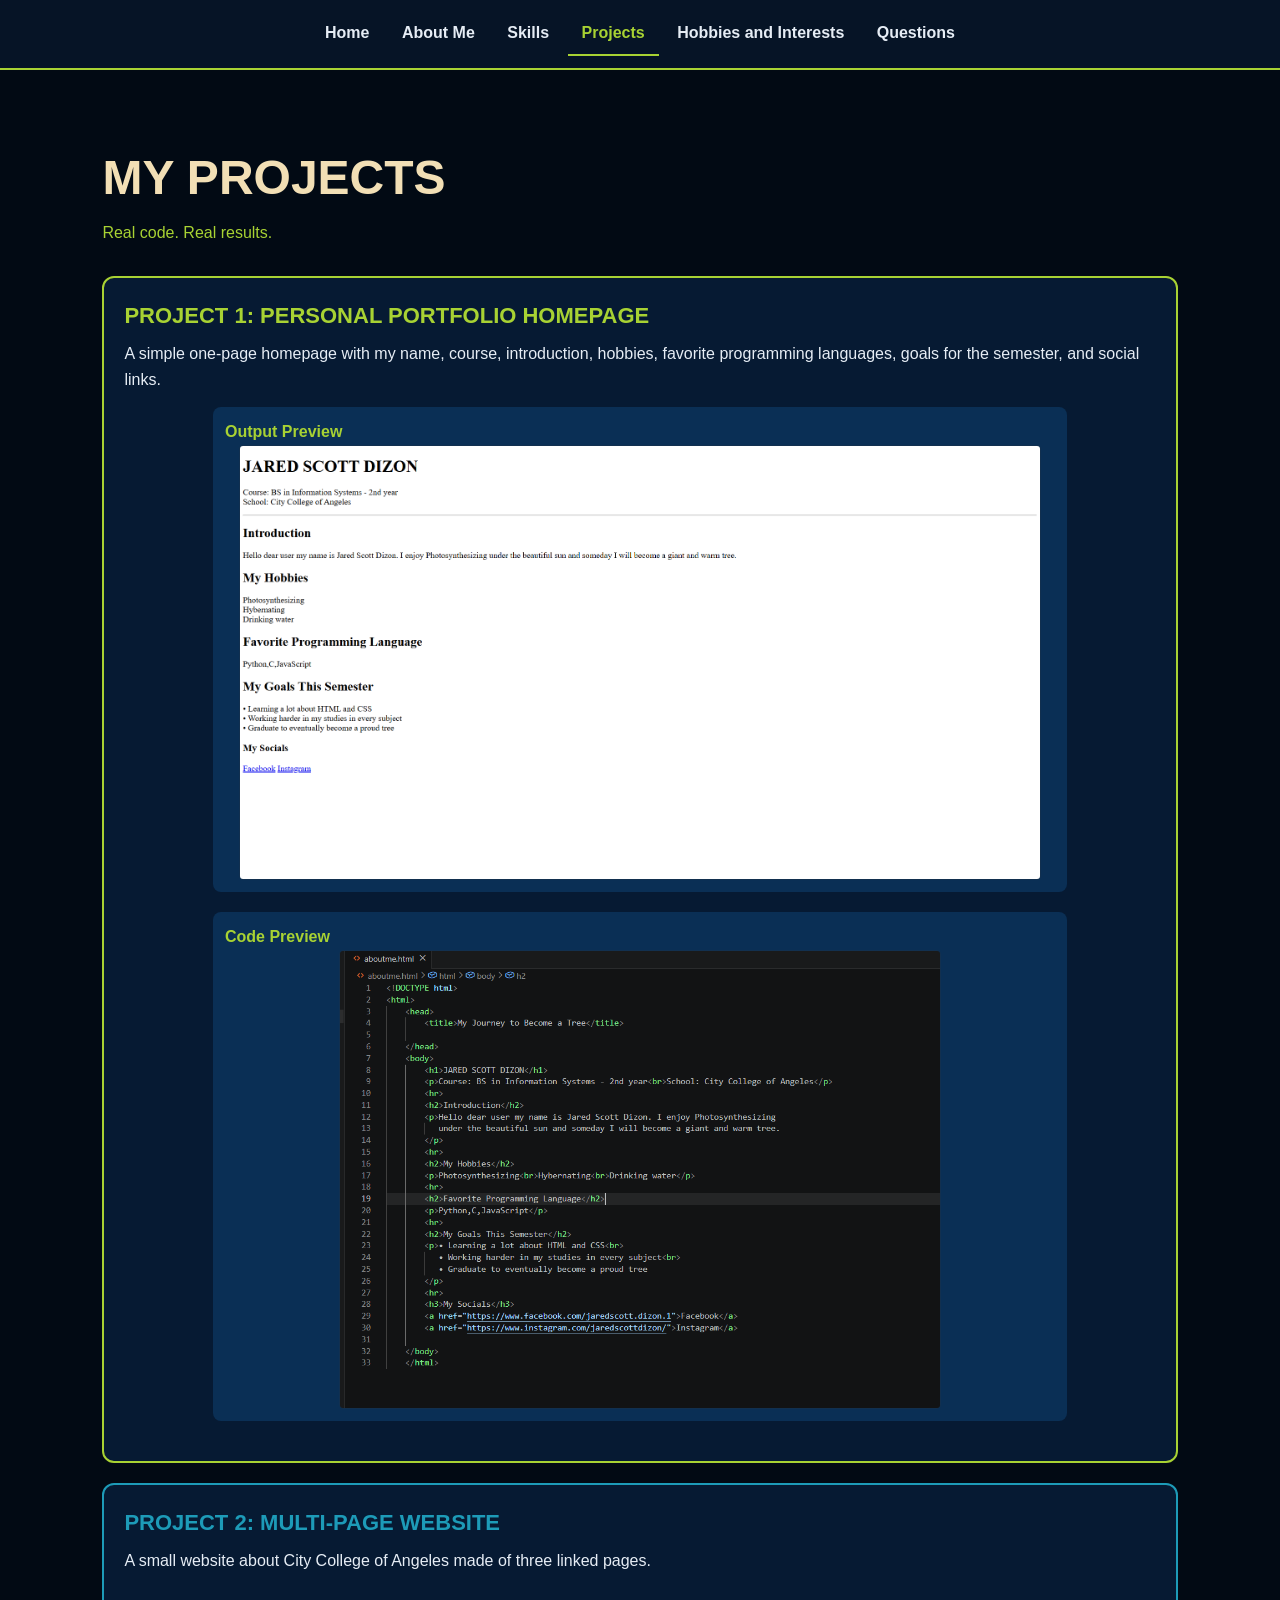
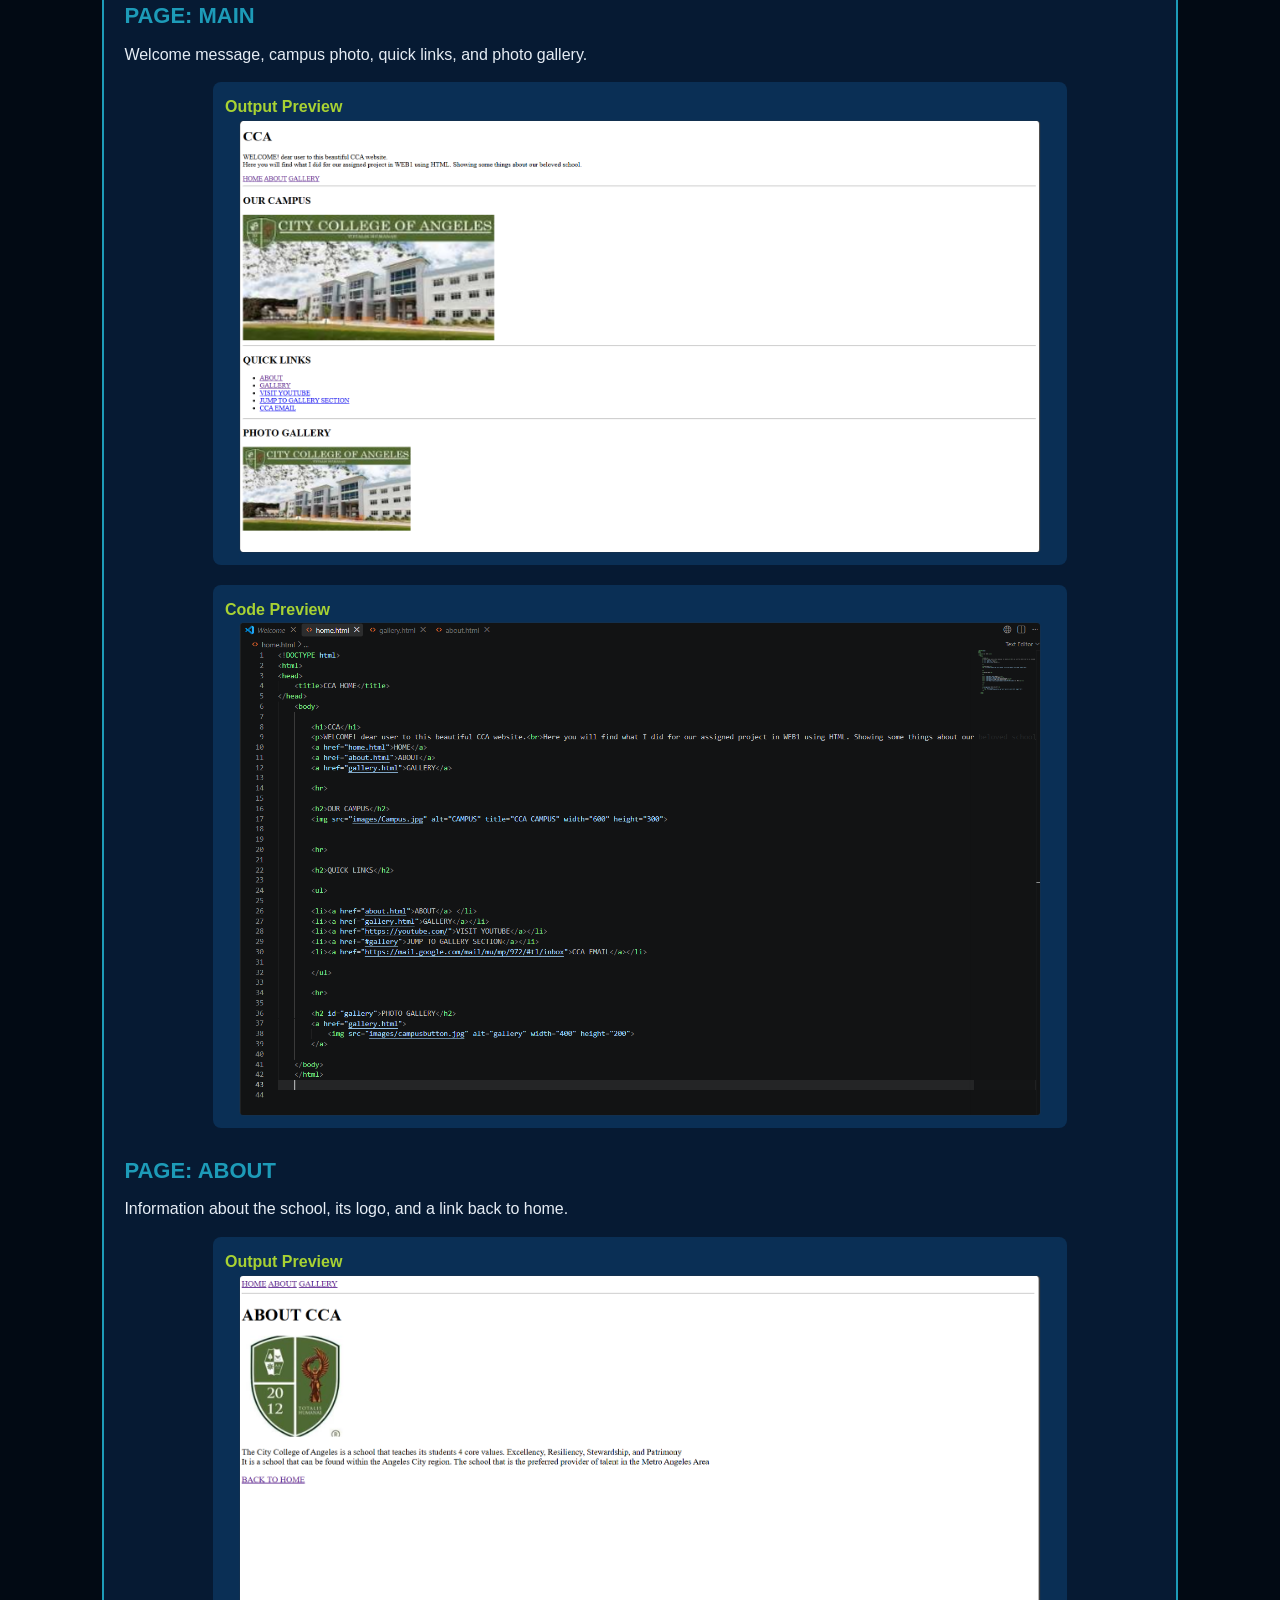
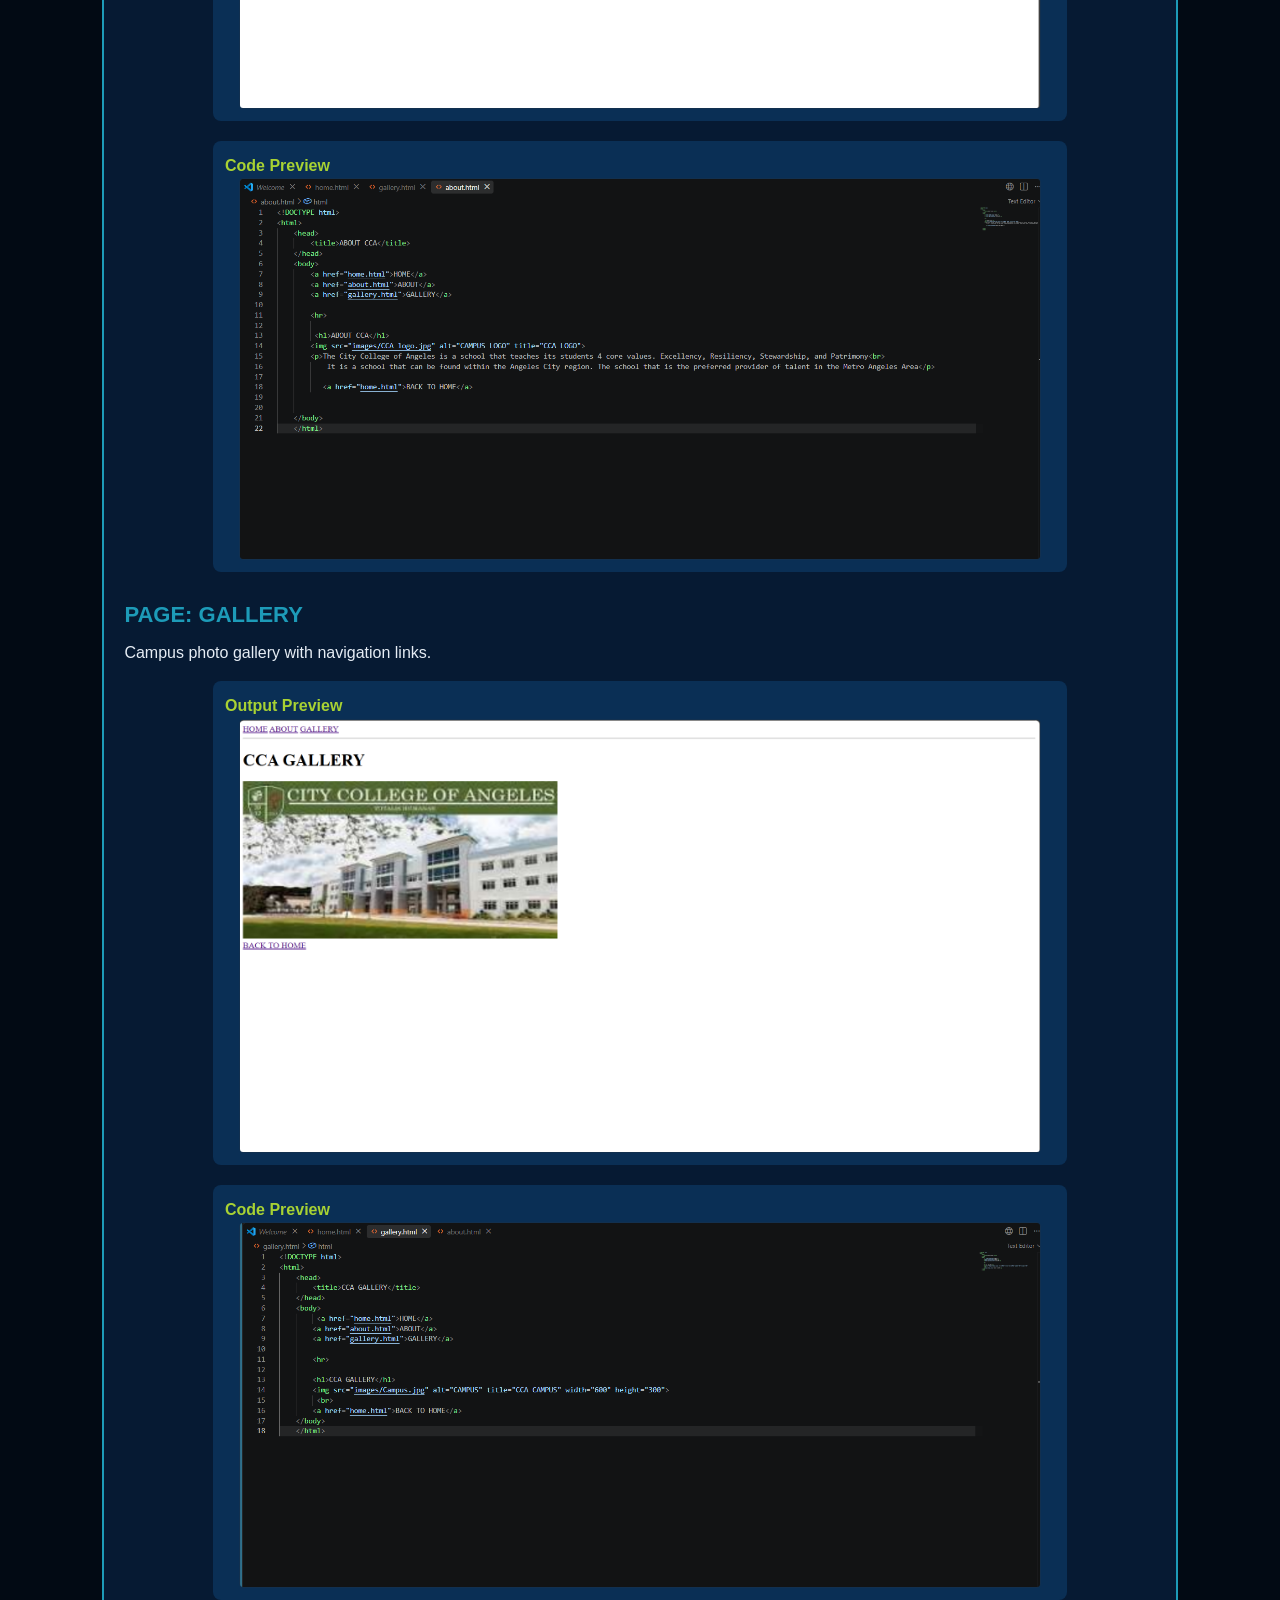
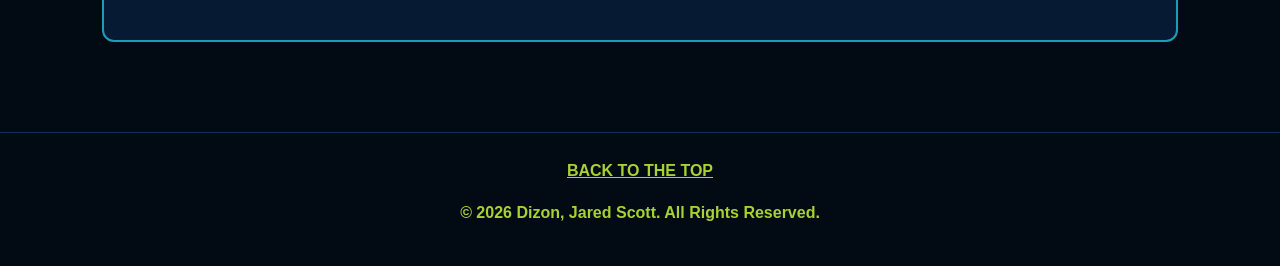
<file: index.html>
<!DOCTYPE html>
<html lang="en">
<head>
  <meta charset="UTF-8">
  <meta name="viewport" content="width=device-width, initial-scale=1.0">
  <title>MY PROJECTS</title>
  <link rel="stylesheet" href="css/style.css">
</head>

<body>

  <nav>
    <a href="Portfolio.html">Home</a>
    <a href="AboutMe.html">About Me</a>
    <a href="Skills.html">Skills</a>
    <a href="MyProjects.html"class="active">Projects</a>
    <a href="Hobbies.html">Hobbies and Interests</a>
    <a href="Questons.html">Questions</a>
  </nav>

  <section id="projects">
    <h2>My Projects</h2>
    <p class="subtitle">Real code. Real results.</p>

    <div class="box">
      <h3>Project 1: Personal Portfolio Homepage</h3>
      <p>A simple one-page homepage with my name, course, introduction, hobbies, favorite programming languages, goals for the semester, and social links.</p>

      <div class="preview-row">
        <div class="preview">
          <p class="preview-title">Output Preview</p>
          <a href="assets/project1_1.png" target="_blank"><img class="shot project1_1" src="assets/project1_1.png" alt="Output of my personal portfolio homepage in the browser"></a>
        </div>
        <div class="preview">
          <p class="preview-title">Code Preview</p>
          <a href="assets/project1.png" target="_blank"><img class="shot project1" src="assets/project1.png" alt="HTML code of my personal portfolio homepage in VS Code"></a>
        </div>
      </div>
    </div>

    <div class="box blue">
      <h3>Project 2: Multi-Page Website</h3>
      <p>A small website about City College of Angeles made of three linked pages.</p>

      <h3 class="page-heading">Page: Main</h3>
      <p>Welcome message, campus photo, quick links, and photo gallery.</p>
      <div class="preview-row">
        <div class="preview">
          <p class="preview-title">Output Preview</p>
          <a href="assets/cca1.png" target="_blank"><img class="shot cca1" src="assets/cca1.png" alt="Output of the main page of the CCA website"></a>
        </div>
        <div class="preview">
          <p class="preview-title">Code Preview</p>
          <a href="assets/ccac1.png" target="_blank"><img class="shot ccac1" src="assets/ccac1.png" alt="HTML code of home.html in VS Code"></a>
        </div>
      </div>

      <h3 class="page-heading">Page: About</h3>
      <p>Information about the school, its logo, and a link back to home.</p>
      <div class="preview-row">
        <div class="preview">
          <p class="preview-title">Output Preview</p>
          <a href="assets/cca2.png" target="_blank"><img class="shot cca2" src="assets/cca2.png" alt="Output of the about page of the CCA website"></a>
        </div>
        <div class="preview">
          <p class="preview-title">Code Preview</p>
          <a href="assets/ccac2.png" target="_blank"><img class="shot ccac2" src="assets/ccac2.png" alt="HTML code of about.html in VS Code"></a>
        </div>
      </div>

      <h3 class="page-heading">Page: Gallery</h3>
      <p>Campus photo gallery with navigation links.</p>
      <div class="preview-row">
        <div class="preview">
          <p class="preview-title">Output Preview</p>
          <a href="assets/cca3.png" target="_blank"><img class="shot cca3" src="assets/cca3.png" alt="Output of the gallery page of the CCA website"></a>
        </div>
        <div class="preview">
          <p class="preview-title">Code Preview</p>
          <a href="assets/ccac3.png" target="_blank"><img class="shot ccac3" src="assets/ccac3.png" alt="HTML code of gallery.html in VS Code"></a>
        </div>
      </div>
    </div>
  </section>

  <footer>
    <a  class="backtop" href="#top">BACK TO THE TOP</a>
    <p>© 2026 Dizon, Jared Scott. All Rights Reserved.</p>

  </footer>

</body>
</html>
</file>
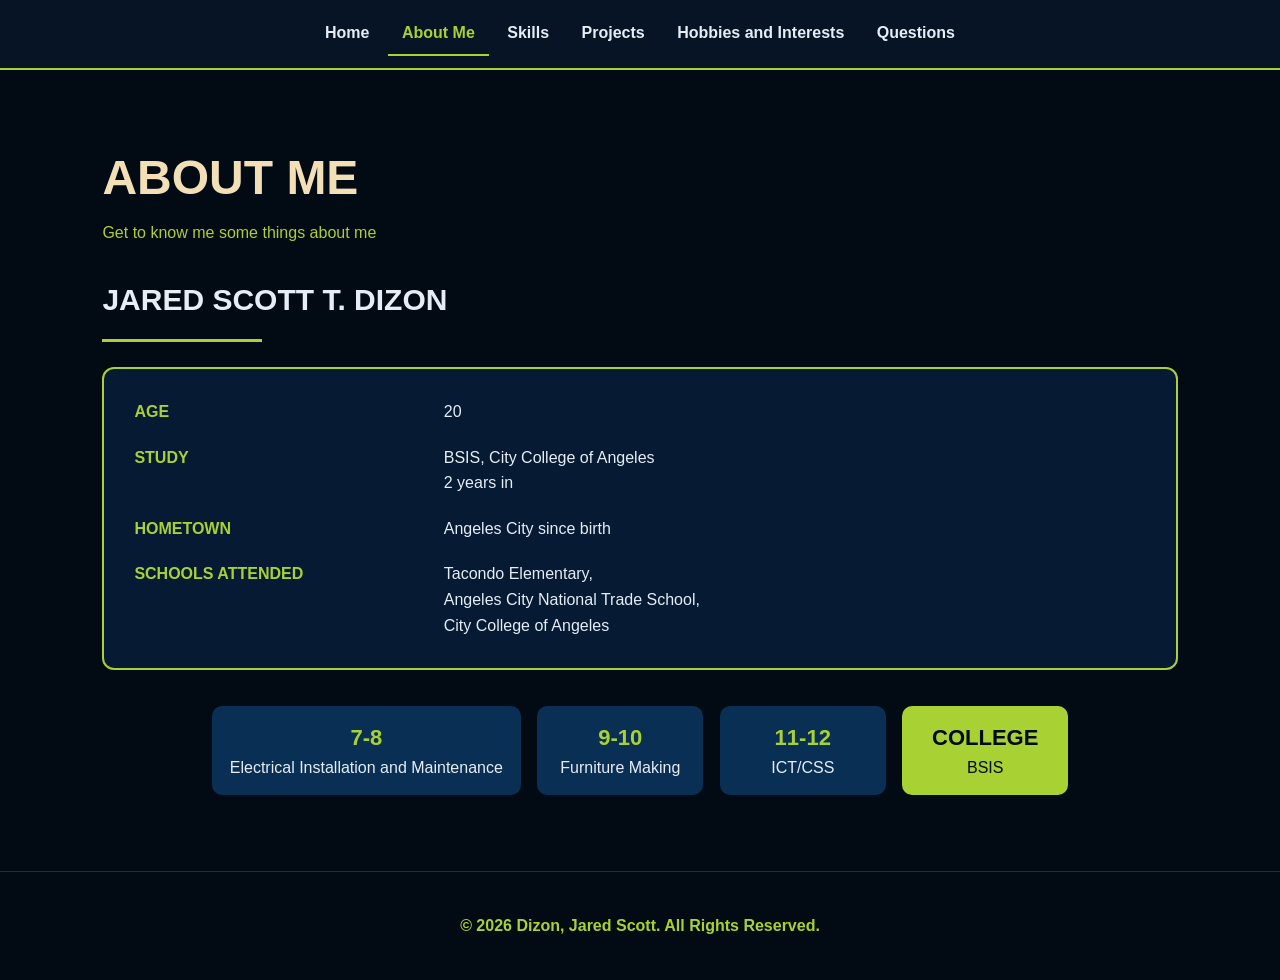
<file: AboutMe.html>
<!DOCTYPE html>
<html lang="en">
<head>
  <meta charset="UTF-8">
  <meta name="viewport" content="width=device-width, initial-scale=1.0">
  <title>ABOUT ME</title>
  <link rel="stylesheet" href="css/style.css">
</head>

<body>

  <nav>
    <a href="Portfolio.html">Home</a>
    <a href="AboutMe.html"class="active">About Me</a>
    <a href="Skills.html">Skills</a>
    <a href="MyProjects.html">Projects</a>
    <a href="Hobbies.html">Hobbies and Interests</a>
    <a href="Questons.html">Questions</a>
  </nav>

  <section id="about">
    <h2>About Me</h2>
    <p class="subtitle">Get to know me some things about me</p>
    <h3 class="name-heading">Jared Scott T. Dizon</h3>
    <hr class="line">

    <div class="box">
      <table>
        <tr>
          <td class="label">AGE</td>
          <td>20</td>
        </tr>
        <tr>
          <td class="label">STUDY</td>
          <td>BSIS, City College of Angeles<br>2 years in</td>
        </tr>
        <tr>
          <td class="label">HOMETOWN</td>
          <td>Angeles City since birth</td>
        </tr>
        <tr>
          <td class="label">SCHOOLS ATTENDED</td>
          <td>
            Tacondo Elementary,<br>
            Angeles City National Trade School,<br>
            City College of Angeles
          </td>
        </tr>
      </table>
    </div>

    <div class="path">
      <div class="step"><b>7-8</b>Electrical Installation and Maintenance</div>
      <div class="step"><b>9-10</b>Furniture Making</div> 
      <div class="step"><b>11-12</b>ICT/CSS</div>
      <div class="step last"><b>COLLEGE</b>BSIS</div>
    </div>
  </section>

  <footer>
    <p>© 2026 Dizon, Jared Scott. All Rights Reserved.</p>
  </footer>

</body>
</html>
</file>
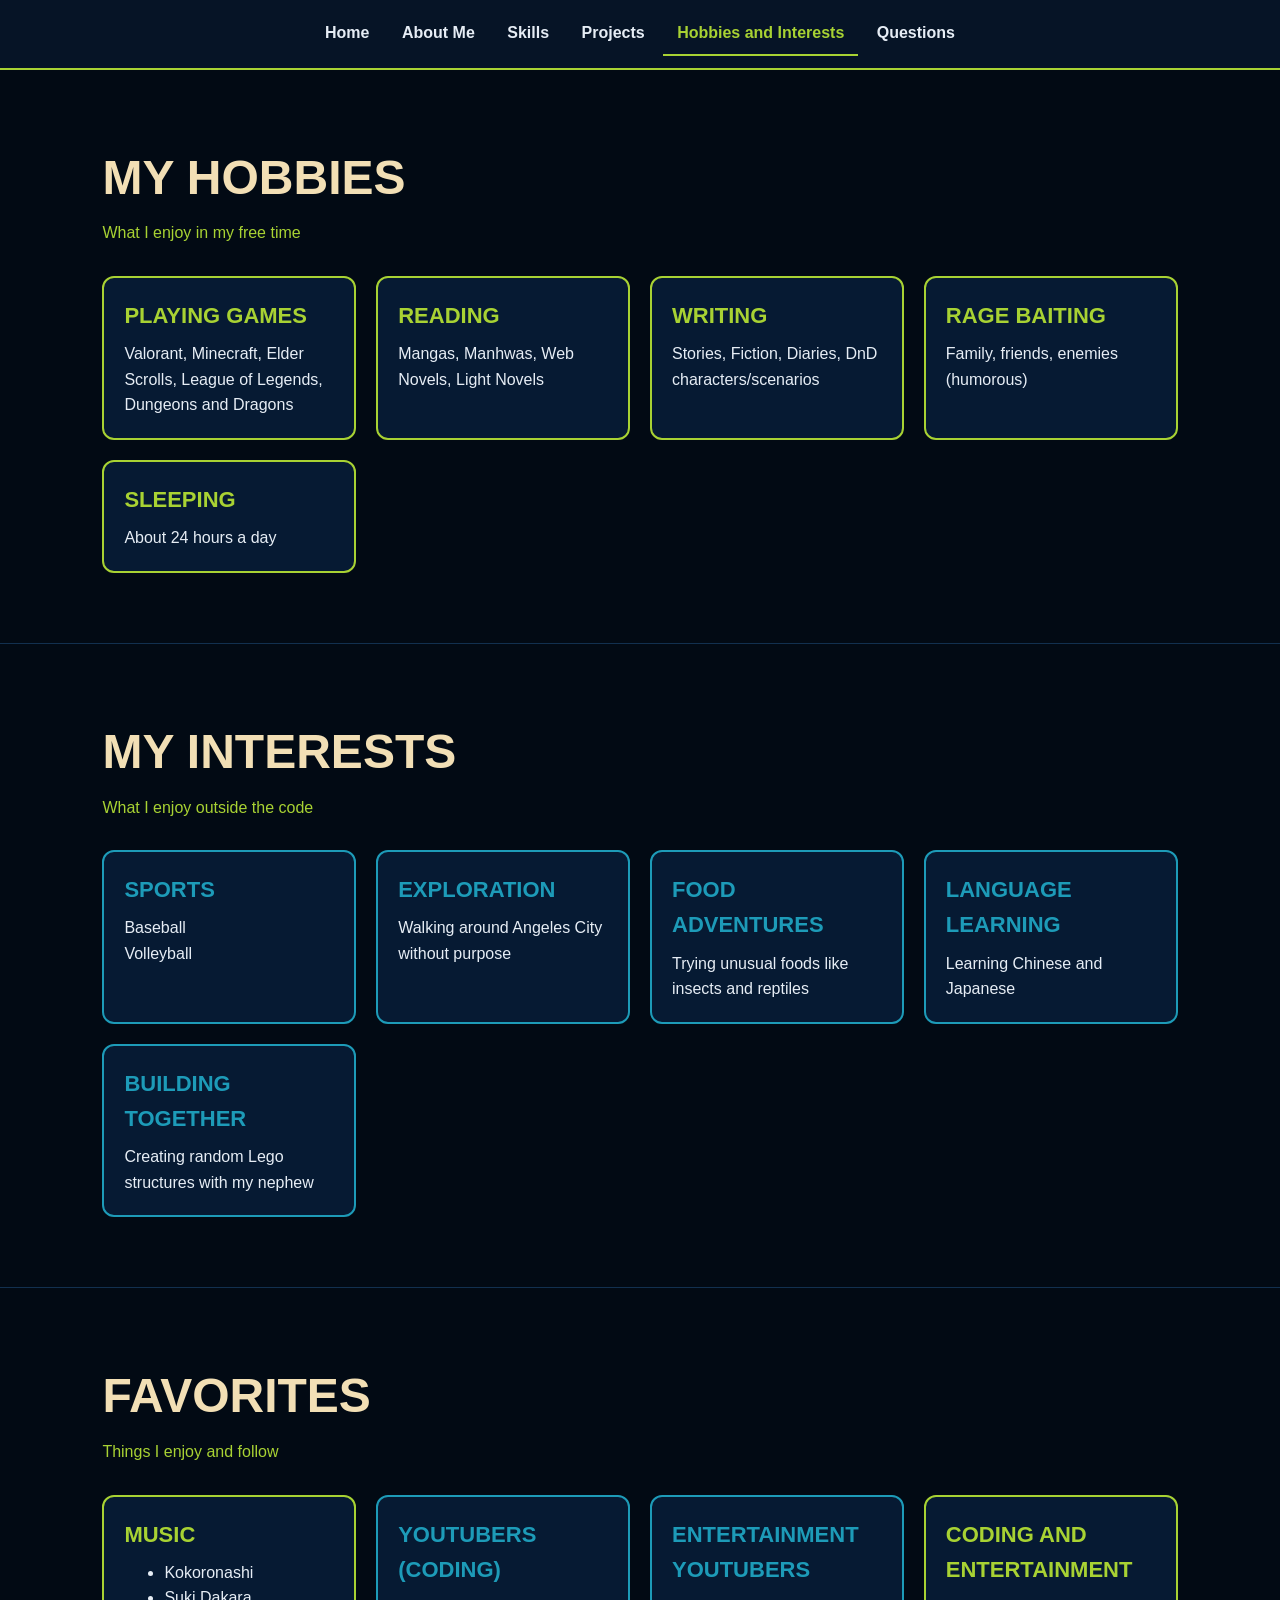
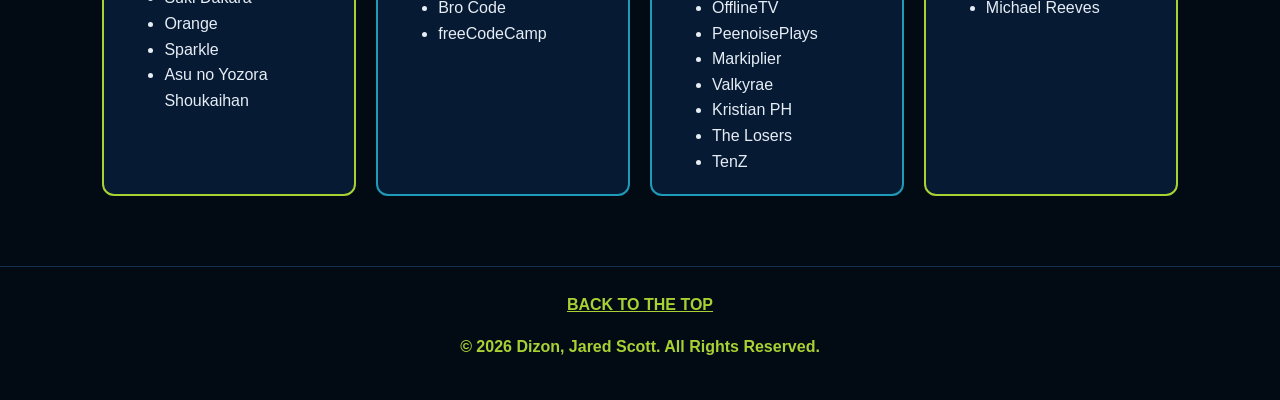
<file: Hobbies.html>
<!DOCTYPE html>
<html lang="en">
<head>
  <meta charset="UTF-8">
  <meta name="viewport" content="width=device-width, initial-scale=1.0">
  <title>HOBBIES and INTERESTS</title>
  <link rel="stylesheet" href="css/style.css">
</head>

<body>

  <nav>
    <a href="Portfolio.html">Home</a>
    <a href="AboutMe.html">About Me</a>
    <a href="Skills.html">Skills</a>
    <a href="MyProjects.html">Projects</a>
    <a href="Hobbies.html" class="active">Hobbies and Interests</a>
    <a href="Questons.html">Questions</a>
  </nav>

  <section id="hobbies">
    <h2>My Hobbies</h2>
    <p class="subtitle">What I enjoy in my free time</p>

    <div class="grid">
      <div class="box">
        <h3>Playing Games</h3>
        <p>Valorant, Minecraft, Elder Scrolls, League of Legends, Dungeons and Dragons</p>
      </div>
      <div class="box">
        <h3>Reading</h3>
        <p>Mangas, Manhwas, Web Novels, Light Novels</p>
      </div>
      <div class="box">
        <h3>Writing</h3>
        <p>Stories, Fiction, Diaries, DnD characters/scenarios</p>
      </div>
      <div class="box">
        <h3>Rage Baiting</h3>
        <p>Family, friends, enemies (humorous)</p>
      </div>
      <div class="box">
        <h3>Sleeping</h3>
        <p>About 24 hours a day</p>
      </div>
    </div>
  </section>

  <body>

  <section id="interests">
    <h2>My Interests</h2>
    <p class="subtitle">What I enjoy outside the code</p>

    <div class="grid">
      <div class="box blue">
        <h3>Sports</h3>
        <p>Baseball<br>Volleyball</p>
      </div>
      <div class="box blue">
        <h3>Exploration</h3>
        <p>Walking around Angeles City without purpose</p>
      </div>
      <div class="box blue">
        <h3>Food Adventures</h3>
        <p>Trying unusual foods like insects and reptiles</p>
      </div>
      <div class="box blue">
        <h3>Language Learning</h3>
        <p>Learning Chinese and Japanese</p>
      </div>
      <div class="box blue">
        <h3>Building Together</h3>
        <p>Creating random Lego structures with my nephew</p>
      </div>
    </div>
  </section>

  <body>

  <section id="favorites">
    <h2>Favorites</h2>
    <p class="subtitle">Things I enjoy and follow</p>

    <div class="grid">
      <div class="box">
        <h3>Music</h3>
        <ul>
          <li>Kokoronashi</li>
          <li>Suki Dakara</li>
          <li>Orange</li>
          <li>Sparkle</li>
          <li>Asu no Yozora Shoukaihan</li>
        </ul>
      </div>
      <div class="box blue">
        <h3>Youtubers (Coding)</h3>
        <ul>
          <li>Bro Code</li>
          <li>freeCodeCamp</li>
        </ul>
      </div>
      <div class="box blue">
        <h3>Entertainment Youtubers</h3>
        <ul>
          <li>OfflineTV</li>
          <li>PeenoisePlays</li>
          <li>Markiplier</li>
          <li>Valkyrae</li>
          <li>Kristian PH</li>
          <li>The Losers</li>
          <li>TenZ</li>
        </ul>
      </div>
      <div class="box">
        <h3>Coding and Entertainment</h3>
        <ul>
          <li>Michael Reeves</li>
        </ul>
      </div>
    </div>
  </section>


  <footer>
    <a  class="backtop" href="#top">BACK TO THE TOP</a>
    <p>© 2026 Dizon, Jared Scott. All Rights Reserved.</p>
  </footer>

</body>
</html>
</file>
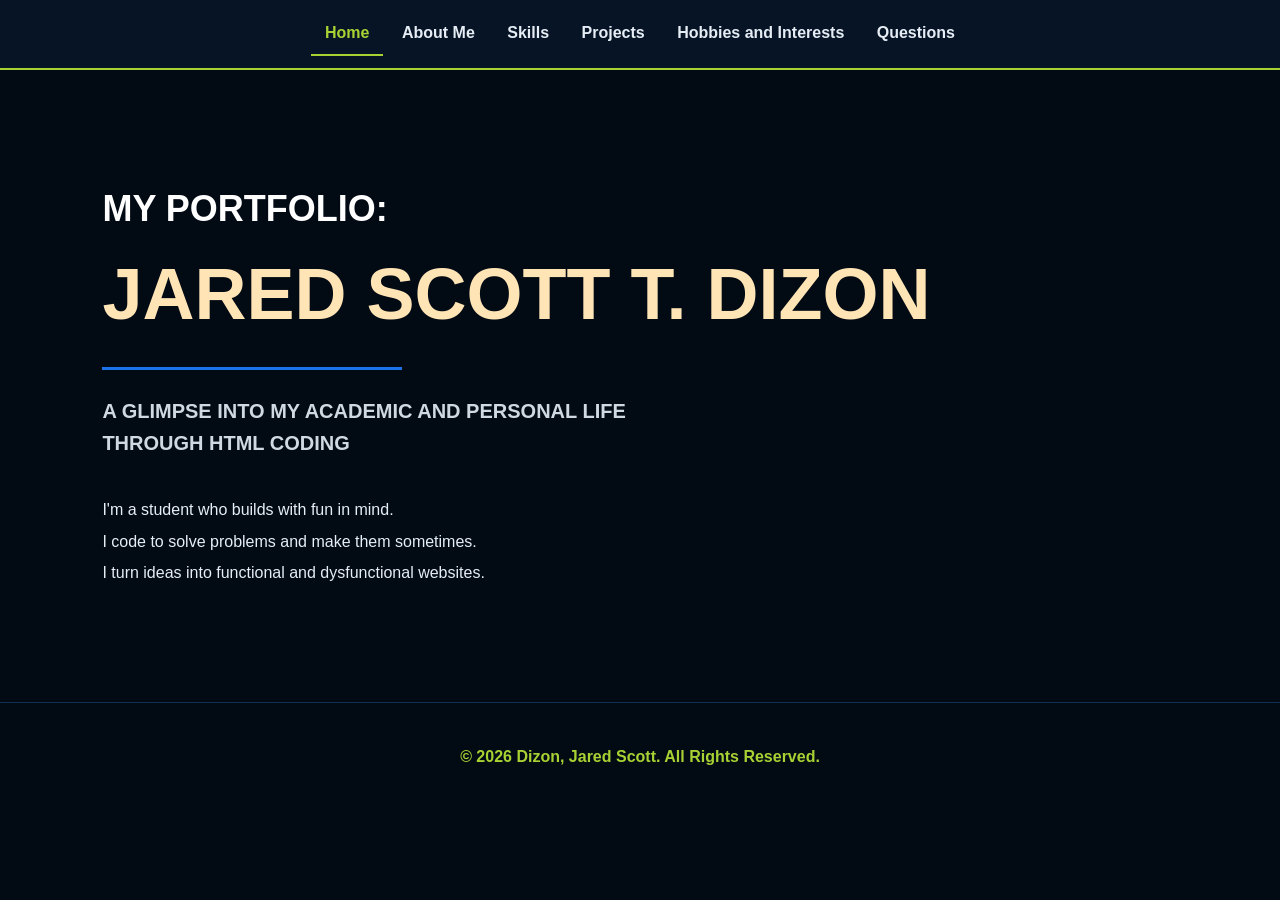
<file: Portfolio.html>
<!DOCTYPE html>
<html lang="en">
<head>
  <meta charset="UTF-8">
  <meta name="viewport" content="width=device-width, initial-scale=1.0">
  <title>MY PORTFOLIO</title>
  <link rel="stylesheet" href="css/style.css">
</head>

<body>

  <nav>
    <a href="Portfolio.html"class="active">Home</a>
    <a href="AboutMe.html">About Me</a>
    <a href="Skills.html">Skills</a>
    <a href="MyProjects.html">Projects</a>
    <a href="Hobbies.html">Hobbies and Interests</a>
    <a href="Questons.html">Questions</a>
  </nav>

  <section id="home">
    <h3>My Portfolio:</h3>
    <h1>Jared Scott T. Dizon</h1>
    <hr class="line">
    <p class="tagline">A glimpse into my academic and personal life<br>through HTML coding</p>
    <br>
    <p>I'm a student who builds with fun in mind.</p>
    <p>I code to solve problems and make them sometimes.</p>
    <p>I turn ideas into functional and dysfunctional websites.</p>

  </section>

  <footer>
    <p>© 2026 Dizon, Jared Scott. All Rights Reserved.</p>
  </footer>

</body>
</html>
</file>
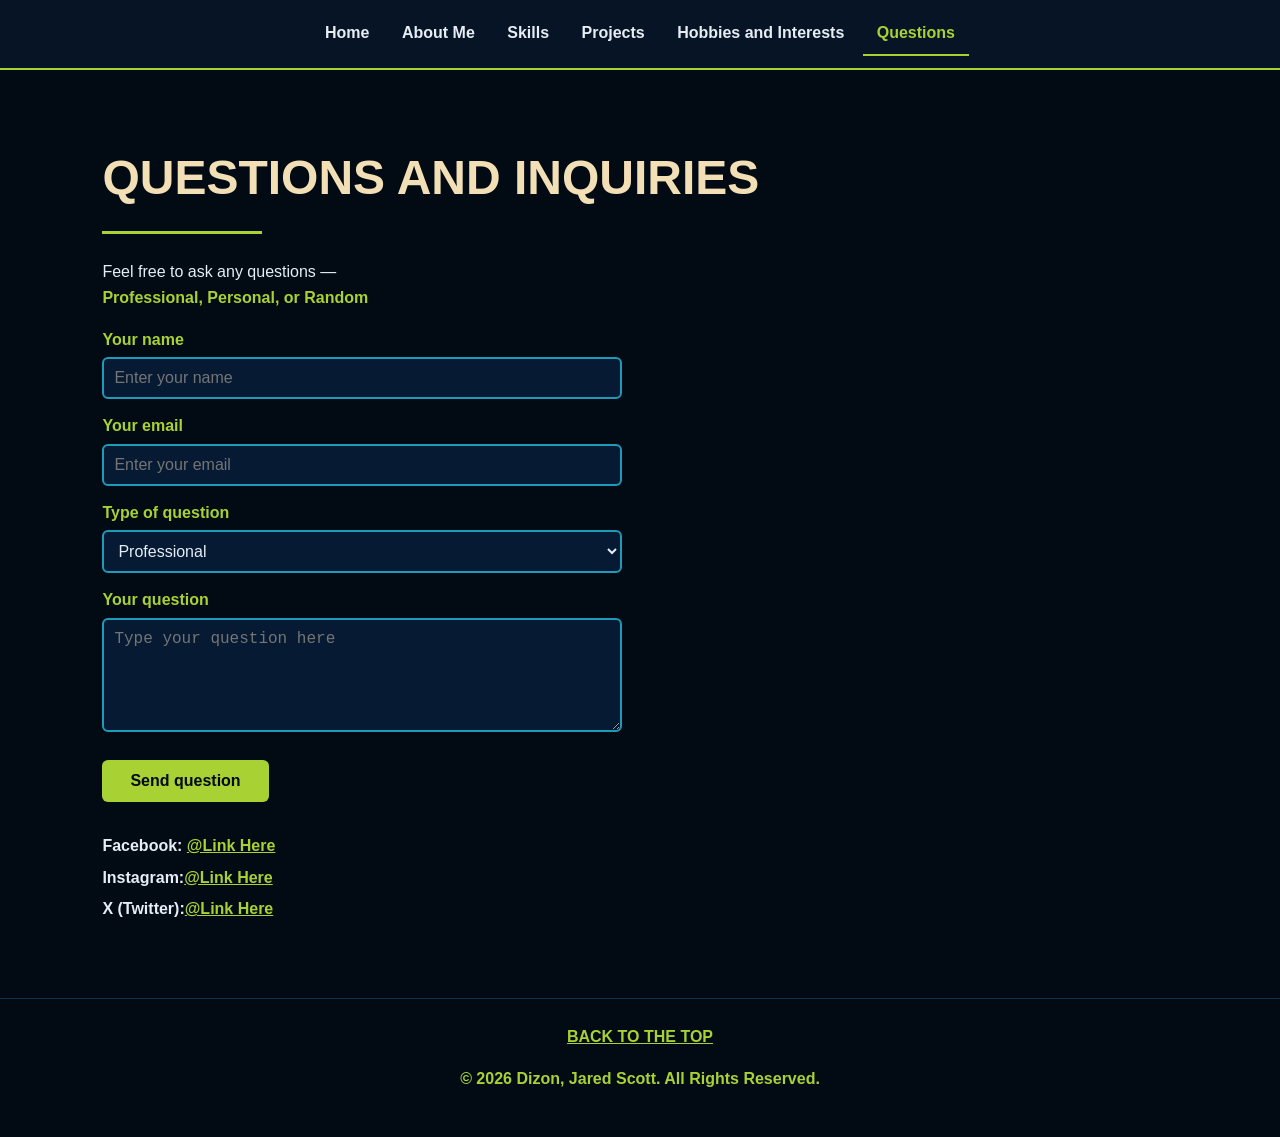
<file: Questons.html>
<!DOCTYPE html>
<html lang="en">
<head>
  <meta charset="UTF-8">
  <meta name="viewport" content="width=device-width, initial-scale=1.0">
  <title>QUESTIONS AND INQUIRIES</title>
  <link rel="stylesheet" href="css/style.css">
</head>

<body>

  <nav>
   <a href="Portfolio.html">Home</a>
    <a href="AboutMe.html">About Me</a>
    <a href="Skills.html">Skills</a>
    <a href="MyProjects.html">Projects</a>
    <a href="Hobbies.html">Hobbies and Interests</a>
    <a href="Questons.html"class="active">Questions</a>
  </nav>

  <section id="contact">
    <h2>Questions and Inquiries</h2>
    <hr class="line">
    <p>Feel free to ask any questions &mdash;<br>
      <b class="highlight">Professional, Personal, or Random</b></p>

    <form action="#" method="get">
      <label for="name">Your name</label>
      <input type="text" id="name" name="name" placeholder="Enter your name">

      <label for="email">Your email</label>
      <input type="email" id="email" name="email" placeholder="Enter your email">

      <label for="type">Type of question</label>
      <select id="type" name="type">
        <option>Professional</option>
        <option>Personal</option>
        <option>Random</option>
      </select>

      <label for="message">Your question</label>
      <textarea id="message" name="message" rows="5" placeholder="Type your question here"></textarea>

      <button type="submit">Send question</button>
    </form>

    <br>
    <div class="socials">
      <p><b>Facebook:</b> <a href="https://www.facebook.com/jaredscott.dizon.1">@Link Here</a></p>
      <p><b>Instagram:</b><a href="https://www.instagram.com/jaredscottdizon/">@Link Here</a></p>
      <p><b>X (Twitter):</b><a href="https://x.com/ValixZephyr">@Link Here</a></p>
    </div>
  </section>

  <footer>
    <a  class="backtop" href="#top">BACK TO THE TOP</a>
    <p>© 2026 Dizon, Jared Scott. All Rights Reserved.</p>
  </footer>

</body>
</html>
</file>
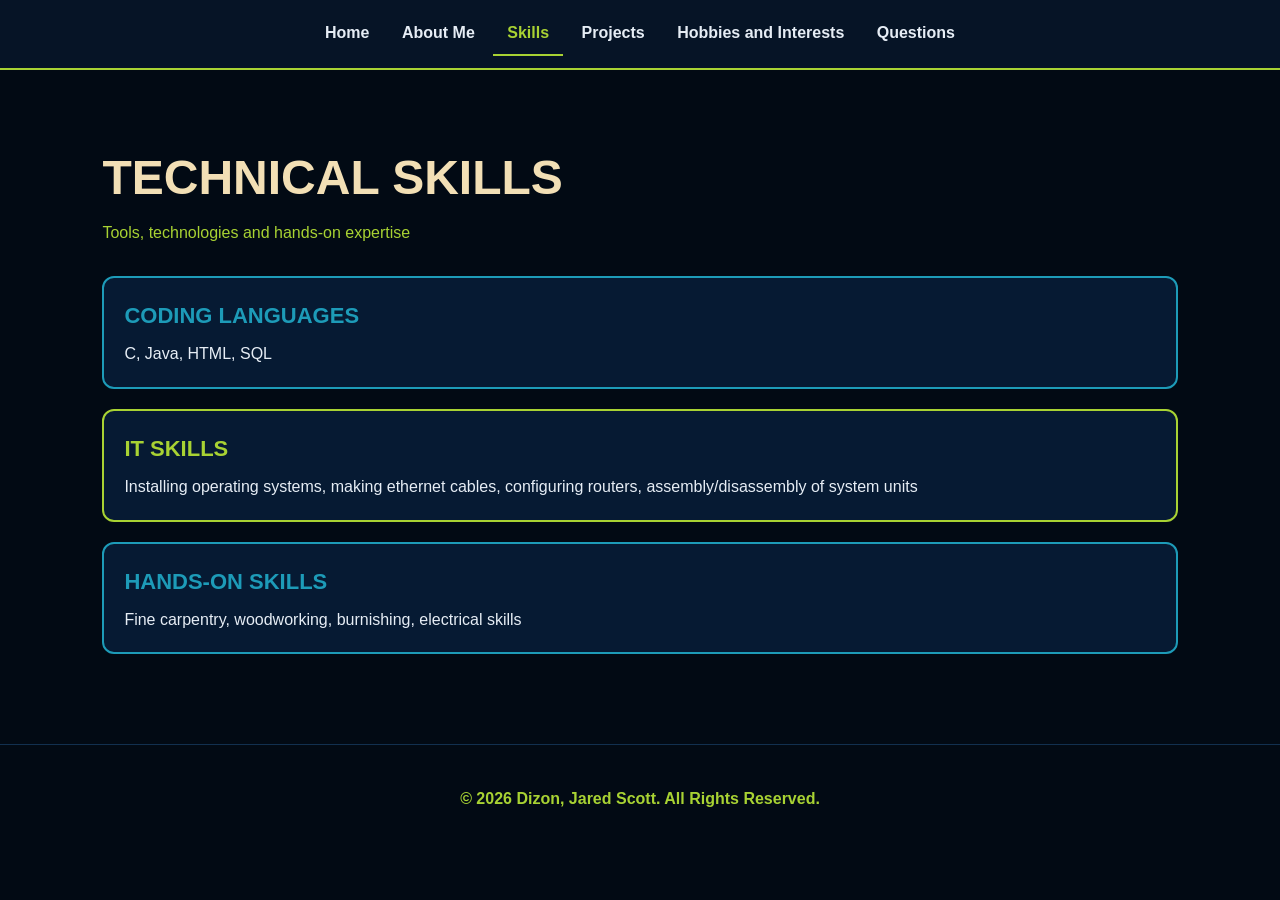
<file: Skills.html>
<!DOCTYPE html>
<html lang="en">
<head>
  <meta charset="UTF-8">
  <meta name="viewport" content="width=device-width, initial-scale=1.0">
  <title>MY TECHNICAL SKILLS</title>
  <link rel="stylesheet" href="css/style.css">
</head>

<body>

  <nav>
    <a href="Portfolio.html">Home</a>
    <a href="AboutMe.html">About Me</a>
    <a href="Skills.html"class="active">Skills</a>
    <a href="MyProjects.html">Projects</a>
    <a href="Hobbies.html">Hobbies and Interests</a>
    <a href="Questons.html">Questions</a>
  </nav>

  <section id="skills">
    <h2>Technical Skills</h2>
    <p class="subtitle">Tools, technologies and hands-on expertise</p>

    <div class="box blue">
      <h3>Coding Languages</h3>
      <p>C, Java, HTML, SQL</p>
    </div>

    <div class="box">
      <h3>IT Skills</h3>
      <p>Installing operating systems, making ethernet cables, configuring routers, assembly/disassembly of system units</p>
    </div>

    <div class="box blue">
      <h3>Hands-On Skills</h3>
      <p>Fine carpentry, woodworking, burnishing, electrical skills</p>
    </div>
  </section>

  <footer>  
    <p>© 2026 Dizon, Jared Scott. All Rights Reserved.</p>
  </footer>

</body>
</html>
</file>
<file: css/style.css>
html {
  scroll-behavior: smooth;
}

body {
  margin: 0;
  font-family: Arial, Helvetica, sans-serif;
  background-color: #020a14;
  color: #e6edf5;
  line-height: 1.6;
}

h1, h2, h3 {
  font-family: Impact, "Arial Narrow", Arial, sans-serif;
  text-transform: uppercase;
  margin: 0;
}

nav {
  position: sticky;
  top: 0;
  background-color: #061426;
  border-bottom: 2px solid #a8d233;
  padding: 12px 20px;
  text-align: center;
  z-index: 10;
}

nav a {
  color: #e6edf5;
  text-decoration: none;
  font-weight: bold;
  padding: 8px 14px;
  display: inline-block;
}

nav a:hover {
  color: #a8d233;
  border-bottom: 2px solid #a8d233;
}

nav a.active {
  color: #a8d233;
  border-bottom: 2px solid #a8d233;
}

section {
  padding: 70px 8%;
  border-bottom: 1px solid #12304f;
}

section h2 {
  font-size: 48px;
  color: #f2dfb5;
}

.subtitle {
  color: #a8d233;
  margin-top: 4px;
  margin-bottom: 30px;
}

.line {
  width: 160px;
  border: 0;
  border-top: 3px solid #a8d233;
  margin: 15px 0 25px 0;
}

#home {
  padding-top: 110px;
  padding-bottom: 110px;
}

#home h3 {
  font-size: 36px;
  color: #ffffff;
}

#home h1 {
  font-size: 72px;
  color: #ffe4b5;
}

#home .line {
  border-top-color: #1a73e8;
  width: 300px;
}

#home .tagline {
  font-size: 20px;
  font-weight: bold;
  text-transform: uppercase;
  color: #d0d8e2;
}

#home p {
  margin: 6px 0;
}

.box {
  background-color: #061a33;
  border: 2px solid #a8d233;
  border-radius: 12px;
  padding: 20px;
  margin-bottom: 20px;
}

.box h3 {
  color: #a8d233;
  font-size: 22px;
  margin-bottom: 8px;
}

.box.blue {
  border-color: #1d9bb8;
}

.box.blue h3 {
  color: #1d9bb8;
}

.box p, .box ul {
  margin: 0;
}

table {
  border-collapse: collapse;
  width: 100%;
}

td {
  padding: 10px;
  vertical-align: top;
}

td.label {
  color: #a8d233;
  font-weight: bold;
  width: 30%;
}

.path {
  text-align: center;
  margin-top: 30px;
}

.step {
  display: inline-block;
  background-color: #0a2f55;
  border-radius: 10px;
  padding: 14px 18px;
  margin: 6px;
  min-width: 130px;
  vertical-align: middle;
}

.step b {
  display: block;
  color: #a8d233;
  font-size: 22px;
}

.step.last {
  background-color: #a8d233;
  color: #020a14;
}

.step.last b {
  color: #020a14;
}

pre {
  background-color: #0c0f14;
  color: #cfe3ff;
  padding: 15px;
  border-radius: 8px;
  overflow-x: auto;
  font-size: 14px;
}

.pages div {
  display: inline-block;
  width: 30%;
  min-width: 200px;
  vertical-align: top;
  margin: 8px 1%;
  background-color: #0a2f55;
  border-radius: 8px;
  padding: 12px;
}

.pages b {
  color: #a8d233;
}

.grid {
  display: grid;
  grid-template-columns: repeat(auto-fit, minmax(240px, 1fr));
  gap: 20px;
}

.grid .box {
  margin-bottom: 0;
}

form {
  max-width: 520px;
}

label {
  display: block;
  margin-top: 14px;
  font-weight: bold;
  color: #a8d233;
}

input, select, textarea {
  width: 100%;
  box-sizing: border-box;
  padding: 10px;
  margin-top: 5px;
  background-color: #061a33;
  color: #e6edf5;
  border: 2px solid #1d9bb8;
  border-radius: 6px;
  font-size: 16px;
}

button {
  margin-top: 20px;
  padding: 12px 28px;
  background-color: #a8d233;
  color: #020a14;
  font-weight: bold;
  font-size: 16px;
  border: none;
  border-radius: 6px;
  cursor: pointer;
}

button:hover {
  background-color: #c4ee4a;
}

.socials p {
  margin: 6px 0;
}


footer {
  text-align: center;
  padding: 25px;
  color: #a8d233;
  font-weight: bold;
}

@media (max-width: 600px) {
  #home h1 { font-size: 44px; }
  #home h3 { font-size: 26px; }
  section h2 { font-size: 36px; }
  nav a { padding: 6px 8px; font-size: 14px; }
}

.name-heading {
  font-size: 30px;
}

.highlight {
  color: #a8d233;
}



.preview-row {
  display: block;
  margin-top: 15px;
  margin-bottom: 10px;
}

.preview {
  background-color: #0a2f55;
  border-radius: 8px;
  padding: 12px;
  margin: 0 auto 20px auto;
  max-width: 830px;
}

.preview-title {
  color: #a8d233;
  font-weight: bold;
  margin: 0 0 8px 0;
}

.preview img {
  display: block;
  margin: 0 auto;
  border: 1px solid #12304f;
  border-radius: 4px;
}


.preview img.cca1       { width: 800px; height: 431px; }
.preview img.cca2       { width: 800px; height: 432px; }
.preview img.cca3       { width: 800px; height: 432px; }
.preview img.ccac1      { width: 800px; height: 492px; }
.preview img.ccac2      { width: 800px; height: 380px; }
.preview img.ccac3      { width: 800px; height: 364px; }
.preview img.project1_1 { width: 800px; height: 433px; }
.preview img.project1   { width: 600px; height: 457px; }

@media (max-width: 860px) {
  .preview img.shot {
    width: 100%;
    height: auto;
  }
}

.page-heading {
  font-size: 20px;
  color: #f2dfb5;
  margin-top: 25px;
}

.backtop{
  text-align: center;
  padding: 25px;
  color: #a8d233;
  font-weight: bold;
}

a {

  color: #a8d233;
  font-weight: bold;

}
</file>
